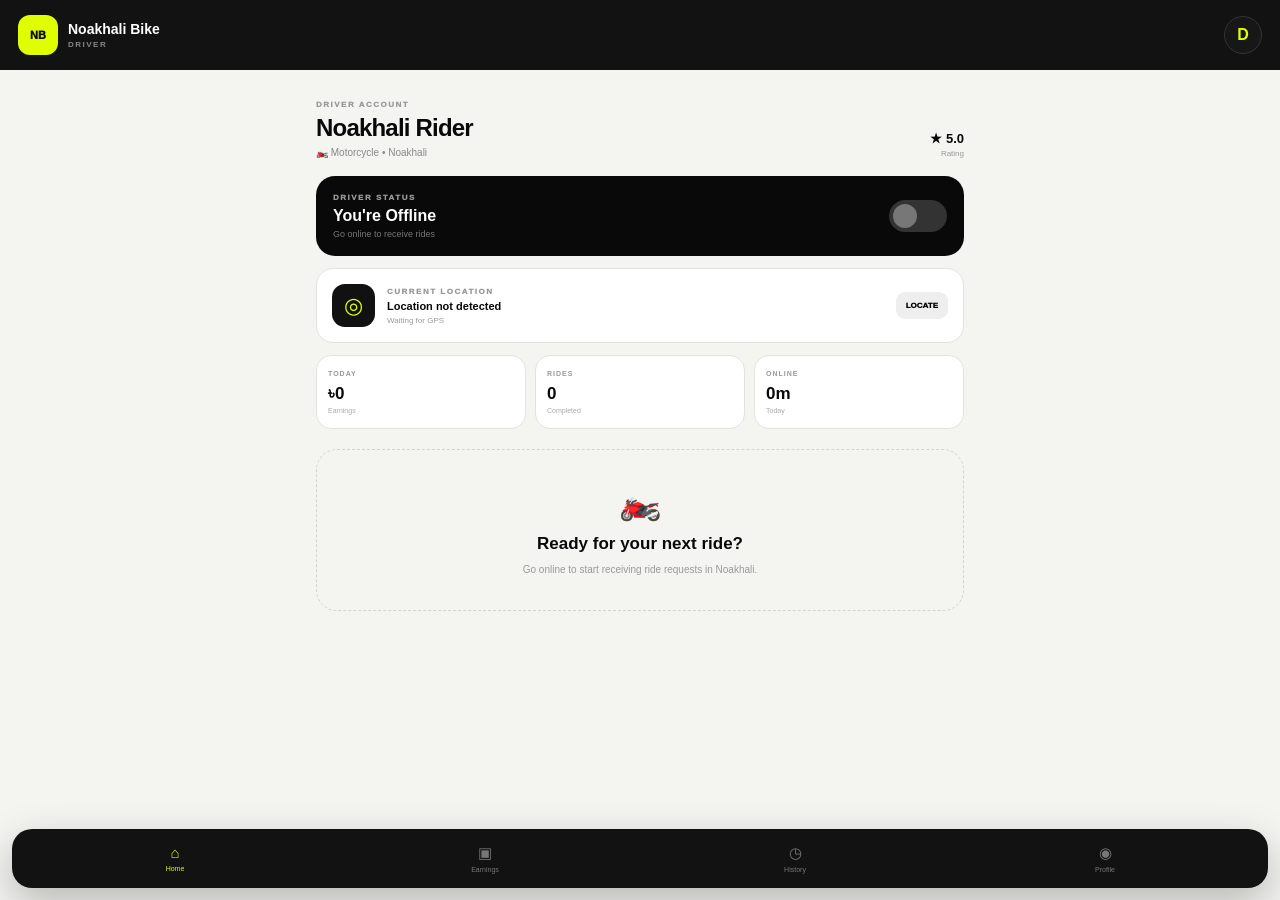
<file: driver/index.html>
<!DOCTYPE html>
<html lang="en">
<head>
    <meta charset="UTF-8">

    <meta
        name="viewport"
        content="width=device-width, initial-scale=1.0, maximum-scale=1.0"
    >

    <meta
        name="theme-color"
        content="#090909"
    >

    <title>Noakhali Bike — Driver</title>

    <link rel="stylesheet" href="style.css">
</head>

<body>

<header class="driver-header">

    <div class="brand">
        <div class="brand-mark">NB</div>

        <div class="brand-copy">
            <strong>Noakhali Bike</strong>
            <span>DRIVER</span>
        </div>
    </div>

    <div class="driver-avatar">D</div>

</header>


<main class="driver-main">

    <!-- HOME -->

    <div id="homePage">

        <section class="driver-profile">

            <div>
                <span class="eyebrow">DRIVER ACCOUNT</span>

                <h1 id="driverName">
                    Noakhali Rider
                </h1>

                <p id="driverVehicle">
                    🏍️ Motorcycle • Noakhali
                </p>
            </div>

            <div class="rating">
                <strong>★ 5.0</strong>
                <span>Rating</span>
            </div>

        </section>


        <!-- ONLINE -->

        <section class="online-card">

            <div class="online-copy">

                <span class="eyebrow">
                    DRIVER STATUS
                </span>

                <strong id="statusText">
                    You're Offline
                </strong>

                <span id="statusSubtext">
                    Go online to receive rides
                </span>

            </div>

            <button
                id="onlineToggle"
                class="status-toggle"
                type="button"
            >
                <span class="toggle-circle"></span>
            </button>

        </section>


        <!-- LOCATION -->

        <section class="location-card">

            <div class="location-icon">
                ◎
            </div>

            <div class="location-copy">

                <span class="eyebrow">
                    CURRENT LOCATION
                </span>

                <strong id="locationText">
                    Location not detected
                </strong>

                <span id="locationStatus">
                    Waiting for GPS
                </span>

            </div>

            <button
                id="locateDriver"
                type="button"
                class="locate-button"
            >
                LOCATE
            </button>

        </section>


        <!-- STATS -->

        <section class="stats-grid">

            <div class="stat-card">

                <span>TODAY</span>

                <strong id="todayEarnings">
                    ৳0
                </strong>

                <small>
                    Earnings
                </small>

            </div>


            <div class="stat-card">

                <span>RIDES</span>

                <strong id="todayRides">
                    0
                </strong>

                <small>
                    Completed
                </small>

            </div>


            <div class="stat-card">

                <span>ONLINE</span>

                <strong id="onlineTime">
                    0m
                </strong>

                <small>
                    Today
                </small>

            </div>

        </section>


        <!-- REQUEST -->

        <section
            id="requestSection"
            class="request-section hidden"
        >

            <div class="request-header">

                <div>

                    <span class="eyebrow">
                        NEW RIDE REQUEST
                    </span>

                    <h2>
                        Passenger nearby
                    </h2>

                </div>

                <div
                    id="requestTimer"
                    class="request-timer"
                >
                    30
                </div>

            </div>


            <div class="route-card">

                <div class="route-point">

                    <div class="point pickup">
                        ●
                    </div>

                    <div>

                        <span>PICKUP</span>

                        <strong id="requestPickup">
                            Maijdee
                        </strong>

                    </div>

                </div>


                <div class="route-line"></div>


                <div class="route-point">

                    <div class="point destination">
                        ●
                    </div>

                    <div>

                        <span>DESTINATION</span>

                        <strong id="requestDestination">
                            Noakhali Sadar
                        </strong>

                    </div>

                </div>

            </div>


            <div class="request-details">

                <div>

                    <span>DISTANCE</span>

                    <strong id="requestDistance">
                        9.0 km
                    </strong>

                </div>


                <div>

                    <span>FARE</span>

                    <strong
                        id="requestFare"
                        class="fare"
                    >
                        ৳161
                    </strong>

                </div>

            </div>


            <div class="request-actions">

                <button
                    id="rejectRide"
                    class="reject-button"
                    type="button"
                >
                    REJECT
                </button>

                <button
                    id="acceptRide"
                    class="accept-button"
                    type="button"
                >
                    ACCEPT RIDE
                </button>

            </div>

        </section>


        <!-- ACTIVE RIDE -->

        <section
            id="activeRide"
            class="active-ride hidden"
        >

            <div class="active-header">

                <div>

                    <span class="eyebrow">
                        ACTIVE RIDE
                    </span>

                    <h2 id="activeStatus">
                        Ride Accepted
                    </h2>

                </div>

                <div class="active-badge">
                    LIVE
                </div>

            </div>


            <div class="passenger-card">

                <div class="passenger-avatar">
                    P
                </div>

                <div>

                    <strong>
                        Passenger
                    </strong>

                    <span>
                        Customer
                    </span>

                </div>

            </div>


            <div class="active-route">

                <div>

                    <span>PICKUP</span>

                    <strong id="activePickup">
                        Maijdee
                    </strong>

                </div>


                <div>

                    <span>DESTINATION</span>

                    <strong id="activeDestination">
                        Noakhali Sadar
                    </strong>

                </div>

            </div>


            <div class="active-fare">

                <span>
                    RIDE FARE
                </span>

                <strong id="activeFare">
                    ৳161
                </strong>

            </div>


            <button
                id="completeRide"
                class="complete-button"
                type="button"
            >
                COMPLETE RIDE
            </button>

        </section>


        <!-- WAITING -->

        <section
            id="waitingSection"
            class="waiting-section"
        >

            <div class="waiting-icon">
                🏍️
            </div>

            <h2>
                Ready for your next ride?
            </h2>

            <p id="waitingText">
                Go online to start receiving ride requests in Noakhali.
            </p>

        </section>

    </div>


    <!-- EARNINGS PAGE -->

    <div
        id="earningsPage"
        class="secondary-page hidden"
    >

        <div class="page-heading">

            <span class="eyebrow">
                DRIVER WALLET
            </span>

            <h1>
                Earnings
            </h1>

            <p>
                Your completed ride earnings.
            </p>

        </div>


        <section class="earnings-hero">

            <span>
                TODAY'S EARNINGS
            </span>

            <strong id="earningsTotal">
                ৳0
            </strong>

            <small>
                From completed rides
            </small>

        </section>


        <section class="earnings-summary">

            <div>
                <span>COMPLETED RIDES</span>
                <strong id="earningsRides">0</strong>
            </div>

            <div>
                <span>AVERAGE FARE</span>
                <strong id="averageFare">৳0</strong>
            </div>

        </section>

    </div>


    <!-- HISTORY PAGE -->

    <div
        id="historyPage"
        class="secondary-page hidden"
    >

        <div class="page-heading">

            <span class="eyebrow">
                TRIP RECORD
            </span>

            <h1>
                Ride History
            </h1>

            <p>
                Your completed rides.
            </p>

        </div>


        <div
            id="historyList"
            class="history-list"
        >
        </div>


        <div
            id="emptyHistory"
            class="history-empty"
        >

            <div>
                🏍️
            </div>

            <h2>
                No completed rides
            </h2>

            <p>
                Your completed trips will appear here.
            </p>

        </div>

    </div>


    <!-- PROFILE PAGE -->

    <div
        id="profilePage"
        class="secondary-page hidden"
    >

        <div class="page-heading">

            <span class="eyebrow">
                DRIVER ACCOUNT
            </span>

            <h1>
                Profile
            </h1>

            <p>
                Noakhali Bike driver account.
            </p>

        </div>


        <section class="profile-card">

            <div class="profile-avatar">
                D
            </div>

            <h2>
                Noakhali Rider
            </h2>

            <p>
                🏍️ Motorcycle • Noakhali
            </p>

            <div class="profile-rating">
                ★ 5.0
            </div>

        </section>

    </div>

</main>


<!-- BOTTOM NAV -->

<nav class="driver-nav">

    <button
        class="nav-button active"
        data-page="home"
        type="button"
    >
        <span>⌂</span>
        <small>Home</small>
    </button>


    <button
        class="nav-button"
        data-page="earnings"
        type="button"
    >
        <span>▣</span>
        <small>Earnings</small>
    </button>


    <button
        class="nav-button"
        data-page="history"
        type="button"
    >
        <span>◷</span>
        <small>History</small>
    </button>


    <button
        class="nav-button"
        data-page="profile"
        type="button"
    >
        <span>◉</span>
        <small>Profile</small>
    </button>

</nav>


<script src="app.js"></script>

</body>
</html>
</file>
<file: driver/style.css>
* {
    box-sizing: border-box;
    margin: 0;
    padding: 0;
}

:root {
    --black: #090909;
    --black-soft: #111111;
    --lime: #dfff00;
    --white: #ffffff;
    --muted: #8b8b8b;
    --surface: #f4f4f1;
    --line: #e2e2df;
    --danger: #e54848;
}

html,
body {
    min-height: 100%;
}

body {
    background: var(--surface);
    color: var(--black);

    font-family:
        Inter,
        Arial,
        Helvetica,
        sans-serif;

    padding-bottom: 100px;
}


/* HEADER */

.driver-header {
    position: sticky;
    top: 0;
    z-index: 1000;

    height: 70px;

    display: flex;
    align-items: center;
    justify-content: space-between;

    padding: 0 18px;

    background: rgba(9, 9, 9, 0.96);

    color: var(--white);

    backdrop-filter: blur(15px);
}

.brand {
    display: flex;
    align-items: center;
    gap: 10px;
}

.brand-mark {
    width: 40px;
    height: 40px;

    display: flex;
    align-items: center;
    justify-content: center;

    border-radius: 12px;

    background: var(--lime);
    color: var(--black);

    font-size: 11px;
    font-weight: 950;
}

.brand-copy strong {
    display: block;
    font-size: 14px;
}

.brand-copy span {
    display: block;

    margin-top: 3px;

    color: #888;

    font-size: 8px;
    font-weight: 900;

    letter-spacing: 1.5px;
}

.driver-avatar {
    width: 38px;
    height: 38px;

    display: flex;
    align-items: center;
    justify-content: center;

    border: 1px solid #333;
    border-radius: 50%;

    background: #171717;
    color: var(--lime);

    font-weight: 900;
}


/* MAIN */

.driver-main {
    max-width: 680px;
    margin: 0 auto;

    padding: 20px 16px 30px;
}


/* PROFILE */

.driver-profile {
    display: flex;
    align-items: flex-end;
    justify-content: space-between;

    margin-bottom: 18px;
}

.eyebrow {
    display: block;

    color: #999;

    font-size: 8px;
    font-weight: 950;

    letter-spacing: 1.5px;
}

.driver-profile h1 {
    margin-top: 5px;

    font-size: 24px;
    letter-spacing: -0.8px;
}

.driver-profile p {
    margin-top: 5px;

    color: #888;

    font-size: 10px;
}

.rating {
    display: flex;
    flex-direction: column;
    align-items: flex-end;
}

.rating strong {
    font-size: 13px;
}

.rating span {
    margin-top: 3px;

    color: #999;

    font-size: 8px;
}


/* ONLINE */

.online-card {
    display: flex;
    align-items: center;
    justify-content: space-between;

    padding: 17px;

    border-radius: 19px;

    background: var(--black);
    color: var(--white);
}

.online-copy strong {
    display: block;

    margin-top: 5px;

    font-size: 16px;
}

.online-copy > span:last-child {
    display: block;

    margin-top: 4px;

    color: #777;

    font-size: 9px;
}


/* TOGGLE */

.status-toggle {
    position: relative;

    width: 58px;
    height: 32px;

    border: 0;
    border-radius: 30px;

    background: #333;

    cursor: pointer;
}

.toggle-circle {
    position: absolute;

    top: 4px;
    left: 4px;

    width: 24px;
    height: 24px;

    border-radius: 50%;

    background: #777;

    transition:
        left 0.2s ease,
        background 0.2s ease;
}

.status-toggle.online {
    background: var(--lime);
}

.status-toggle.online .toggle-circle {
    left: 30px;
    background: var(--black);
}


/* LOCATION */

.location-card {
    display: flex;
    align-items: center;

    gap: 12px;

    margin-top: 12px;
    padding: 15px;

    border: 1px solid var(--line);
    border-radius: 17px;

    background: #fff;
}

.location-icon {
    width: 43px;
    height: 43px;

    display: flex;
    align-items: center;
    justify-content: center;

    border-radius: 13px;

    background: #111;
    color: var(--lime);

    font-size: 22px;
}

.location-copy {
    flex: 1;
    min-width: 0;
}

.location-copy strong {
    display: block;

    margin-top: 4px;

    overflow: hidden;

    font-size: 11px;

    text-overflow: ellipsis;
    white-space: nowrap;
}

.location-copy span:last-child {
    display: block;

    margin-top: 4px;

    color: #999;

    font-size: 8px;
}

.locate-button {
    padding: 9px 10px;

    border: 0;
    border-radius: 9px;

    background: #eee;

    font-size: 8px;
    font-weight: 950;

    cursor: pointer;
}


/* STATS */

.stats-grid {
    display: grid;

    grid-template-columns: repeat(3, 1fr);

    gap: 9px;

    margin-top: 12px;
}

.stat-card {
    padding: 14px 11px;

    border: 1px solid var(--line);
    border-radius: 15px;

    background: #fff;
}

.stat-card span {
    display: block;

    color: #999;

    font-size: 7px;
    font-weight: 900;

    letter-spacing: 1px;
}

.stat-card strong {
    display: block;

    margin-top: 7px;

    font-size: 17px;
}

.stat-card small {
    display: block;

    margin-top: 3px;

    color: #aaa;

    font-size: 7px;
}


/* REQUEST */

.request-section {
    margin-top: 18px;

    padding: 18px;

    border-radius: 21px;

    background: var(--black);
    color: var(--white);

    box-shadow:
        0 15px 40px rgba(0, 0, 0, 0.15);
}

.request-header {
    display: flex;
    align-items: flex-start;
    justify-content: space-between;
}

.request-header h2 {
    margin-top: 5px;

    font-size: 20px;
}

.request-timer {
    width: 42px;
    height: 42px;

    display: flex;
    align-items: center;
    justify-content: center;

    border-radius: 50%;

    background: var(--lime);
    color: var(--black);

    font-size: 13px;
    font-weight: 950;
}


/* ROUTE */

.route-card {
    margin-top: 17px;

    padding: 15px;

    border: 1px solid #282828;
    border-radius: 15px;

    background: #101010;
}

.route-point {
    display: flex;
    align-items: center;

    gap: 12px;
}

.point {
    font-size: 15px;
}

.point.pickup {
    color: #fff;
}

.point.destination {
    color: var(--lime);
}

.route-point span {
    display: block;

    color: #777;

    font-size: 7px;
    font-weight: 900;

    letter-spacing: 1px;
}

.route-point strong {
    display: block;

    margin-top: 4px;

    font-size: 11px;
}

.route-line {
    height: 18px;

    margin-left: 7px;

    border-left: 1px dashed #555;
}


/* REQUEST DETAILS */

.request-details {
    display: grid;

    grid-template-columns: 1fr 1fr;

    gap: 9px;

    margin-top: 10px;
}

.request-details > div {
    padding: 13px;

    border-radius: 13px;

    background: #151515;
}

.request-details span {
    display: block;

    color: #777;

    font-size: 7px;
    font-weight: 900;
}

.request-details strong {
    display: block;

    margin-top: 5px;

    font-size: 15px;
}

.request-details .fare {
    color: var(--lime);
}


/* ACTIONS */

.request-actions {
    display: grid;

    grid-template-columns: 0.75fr 1.25fr;

    gap: 9px;

    margin-top: 13px;
}

.request-actions button {
    min-height: 48px;

    border: 0;
    border-radius: 12px;

    font-size: 9px;
    font-weight: 950;

    letter-spacing: 0.8px;

    cursor: pointer;
}

.reject-button {
    background: #202020;
    color: #aaa;
}

.accept-button {
    background: var(--lime);
    color: var(--black);
}


/* ACTIVE */

.active-ride {
    margin-top: 18px;

    padding: 18px;

    border: 1px solid var(--line);
    border-radius: 21px;

    background: #fff;
}

.active-header {
    display: flex;
    align-items: center;
    justify-content: space-between;
}

.active-header h2 {
    margin-top: 5px;

    font-size: 20px;
}

.active-badge {
    padding: 6px 9px;

    border-radius: 8px;

    background: var(--lime);

    font-size: 7px;
    font-weight: 950;

    letter-spacing: 1px;
}

.passenger-card {
    display: flex;
    align-items: center;

    gap: 11px;

    margin-top: 15px;
    padding: 13px;

    border-radius: 13px;

    background: #f3f3f0;
}

.passenger-avatar {
    width: 40px;
    height: 40px;

    display: flex;
    align-items: center;
    justify-content: center;

    border-radius: 50%;

    background: #111;
    color: var(--lime);

    font-weight: 900;
}

.passenger-card strong {
    display: block;

    font-size: 12px;
}

.passenger-card span {
    display: block;

    margin-top: 3px;

    color: #999;

    font-size: 8px;
}

.active-route {
    display: grid;

    gap: 11px;

    margin-top: 15px;
}

.active-route > div {
    padding: 12px;

    border: 1px solid var(--line);
    border-radius: 12px;
}

.active-route span {
    display: block;

    color: #999;

    font-size: 7px;
    font-weight: 900;
}

.active-route strong {
    display: block;

    margin-top: 4px;

    font-size: 11px;
}

.active-fare {
    display: flex;
    align-items: center;
    justify-content: space-between;

    margin-top: 11px;
    padding: 14px;

    border-radius: 12px;

    background: var(--black);
    color: #fff;
}

.active-fare span {
    color: #777;

    font-size: 8px;
    font-weight: 900;
}

.active-fare strong {
    color: var(--lime);

    font-size: 17px;
}

.complete-button {
    width: 100%;

    margin-top: 11px;
    padding: 15px;

    border: 0;
    border-radius: 12px;

    background: var(--lime);
    color: var(--black);

    font-size: 9px;
    font-weight: 950;

    cursor: pointer;
}


/* WAITING */

.waiting-section {
    margin-top: 20px;

    padding: 32px 20px;

    border: 1px dashed #d4d4d0;
    border-radius: 21px;

    text-align: center;
}

.waiting-icon {
    font-size: 34px;
}

.waiting-section h2 {
    margin-top: 12px;

    font-size: 17px;
}

.waiting-section p {
    max-width: 320px;

    margin: 8px auto 0;

    color: #999;

    font-size: 10px;

    line-height: 1.6;
}


/* SECONDARY PAGES */

.secondary-page {
    animation: pageIn 0.2s ease;
}

@keyframes pageIn {
    from {
        opacity: 0;
        transform: translateY(6px);
    }

    to {
        opacity: 1;
        transform: translateY(0);
    }
}

.page-heading {
    padding: 5px 2px 18px;
}

.page-heading h1 {
    margin-top: 6px;

    font-size: 27px;

    letter-spacing: -1px;
}

.page-heading p {
    margin-top: 6px;

    color: #999;

    font-size: 10px;
}


/* EARNINGS */

.earnings-hero {
    padding: 25px 20px;

    border-radius: 22px;

    background: var(--black);

    color: #fff;

    box-shadow:
        0 15px 40px rgba(0, 0, 0, 0.12);
}

.earnings-hero span {
    display: block;

    color: #777;

    font-size: 8px;
    font-weight: 900;

    letter-spacing: 1.5px;
}

.earnings-hero strong {
    display: block;

    margin-top: 8px;

    color: var(--lime);

    font-size: 34px;

    letter-spacing: -1px;
}

.earnings-hero small {
    display: block;

    margin-top: 5px;

    color: #777;

    font-size: 9px;
}

.earnings-summary {
    display: grid;

    grid-template-columns: 1fr 1fr;

    gap: 10px;

    margin-top: 12px;
}

.earnings-summary > div {
    padding: 17px;

    border: 1px solid var(--line);
    border-radius: 17px;

    background: #fff;
}

.earnings-summary span {
    display: block;

    color: #999;

    font-size: 7px;
    font-weight: 900;

    letter-spacing: 1px;
}

.earnings-summary strong {
    display: block;

    margin-top: 7px;

    font-size: 20px;
}


/* HISTORY */

.history-list {
    display: grid;

    gap: 11px;
}

.history-card {
    padding: 16px;

    border: 1px solid var(--line);
    border-radius: 18px;

    background: #fff;
}

.history-top {
    display: flex;
    align-items: center;
    justify-content: space-between;
}

.history-status {
    padding: 5px 8px;

    border-radius: 7px;

    background: #eef8c2;

    color: #5c6900;

    font-size: 7px;
    font-weight: 950;

    letter-spacing: 0.6px;
}

.history-fare {
    font-size: 16px;
    font-weight: 950;
}

.history-route {
    margin-top: 13px;
}

.history-route div {
    display: flex;
    align-items: center;

    gap: 9px;

    padding: 6px 0;
}

.history-dot {
    width: 7px;
    height: 7px;

    border-radius: 50%;

    background: #111;
}

.history-dot.destination {
    background: var(--lime);
}

.history-route span {
    color: #999;

    font-size: 7px;
    font-weight: 900;
}

.history-route strong {
    margin-left: auto;

    font-size: 10px;

    text-align: right;
}

.history-meta {
    display: flex;
    justify-content: space-between;

    margin-top: 10px;
    padding-top: 10px;

    border-top: 1px solid #eee;

    color: #999;

    font-size: 8px;
}


/* EMPTY HISTORY */

.history-empty {
    padding: 45px 20px;

    border: 1px dashed #d4d4d0;
    border-radius: 21px;

    text-align: center;
}

.history-empty > div {
    font-size: 34px;
}

.history-empty h2 {
    margin-top: 10px;

    font-size: 17px;
}

.history-empty p {
    margin-top: 7px;

    color: #999;

    font-size: 10px;
}


/* PROFILE PAGE */

.profile-card {
    padding: 28px 20px;

    border-radius: 22px;

    background: #fff;

    text-align: center;

    border: 1px solid var(--line);
}

.profile-avatar {
    width: 70px;
    height: 70px;

    display: flex;
    align-items: center;
    justify-content: center;

    margin: 0 auto;

    border-radius: 50%;

    background: var(--black);

    color: var(--lime);

    font-size: 24px;
    font-weight: 950;
}

.profile-card h2 {
    margin-top: 13px;

    font-size: 20px;
}

.profile-card p {
    margin-top: 6px;

    color: #999;

    font-size: 10px;
}

.profile-rating {
    display: inline-block;

    margin-top: 15px;
    padding: 8px 12px;

    border-radius: 9px;

    background: var(--lime);

    font-size: 10px;
    font-weight: 950;
}


/* NAV */

.driver-nav {
    position: fixed;

    left: 12px;
    right: 12px;
    bottom: 12px;

    z-index: 2000;

    display: flex;

    padding: 8px;

    border-radius: 20px;

    background: rgba(9, 9, 9, 0.96);

    box-shadow:
        0 15px 40px rgba(0, 0, 0, 0.25);
}

.nav-button {
    flex: 1;

    display: flex;
    flex-direction: column;
    align-items: center;

    gap: 4px;

    padding: 7px;

    border: 0;

    background: transparent;
    color: #777;

    cursor: pointer;
}

.nav-button span {
    font-size: 15px;
}

.nav-button small {
    font-size: 7px;
}

.nav-button.active {
    color: var(--lime);
}


/* UTILITIES */

.hidden {
    display: none !important;
}


/* DESKTOP */

@media (min-width: 800px) {

    .driver-main {
        padding-top: 30px;
    }

}
</file>
